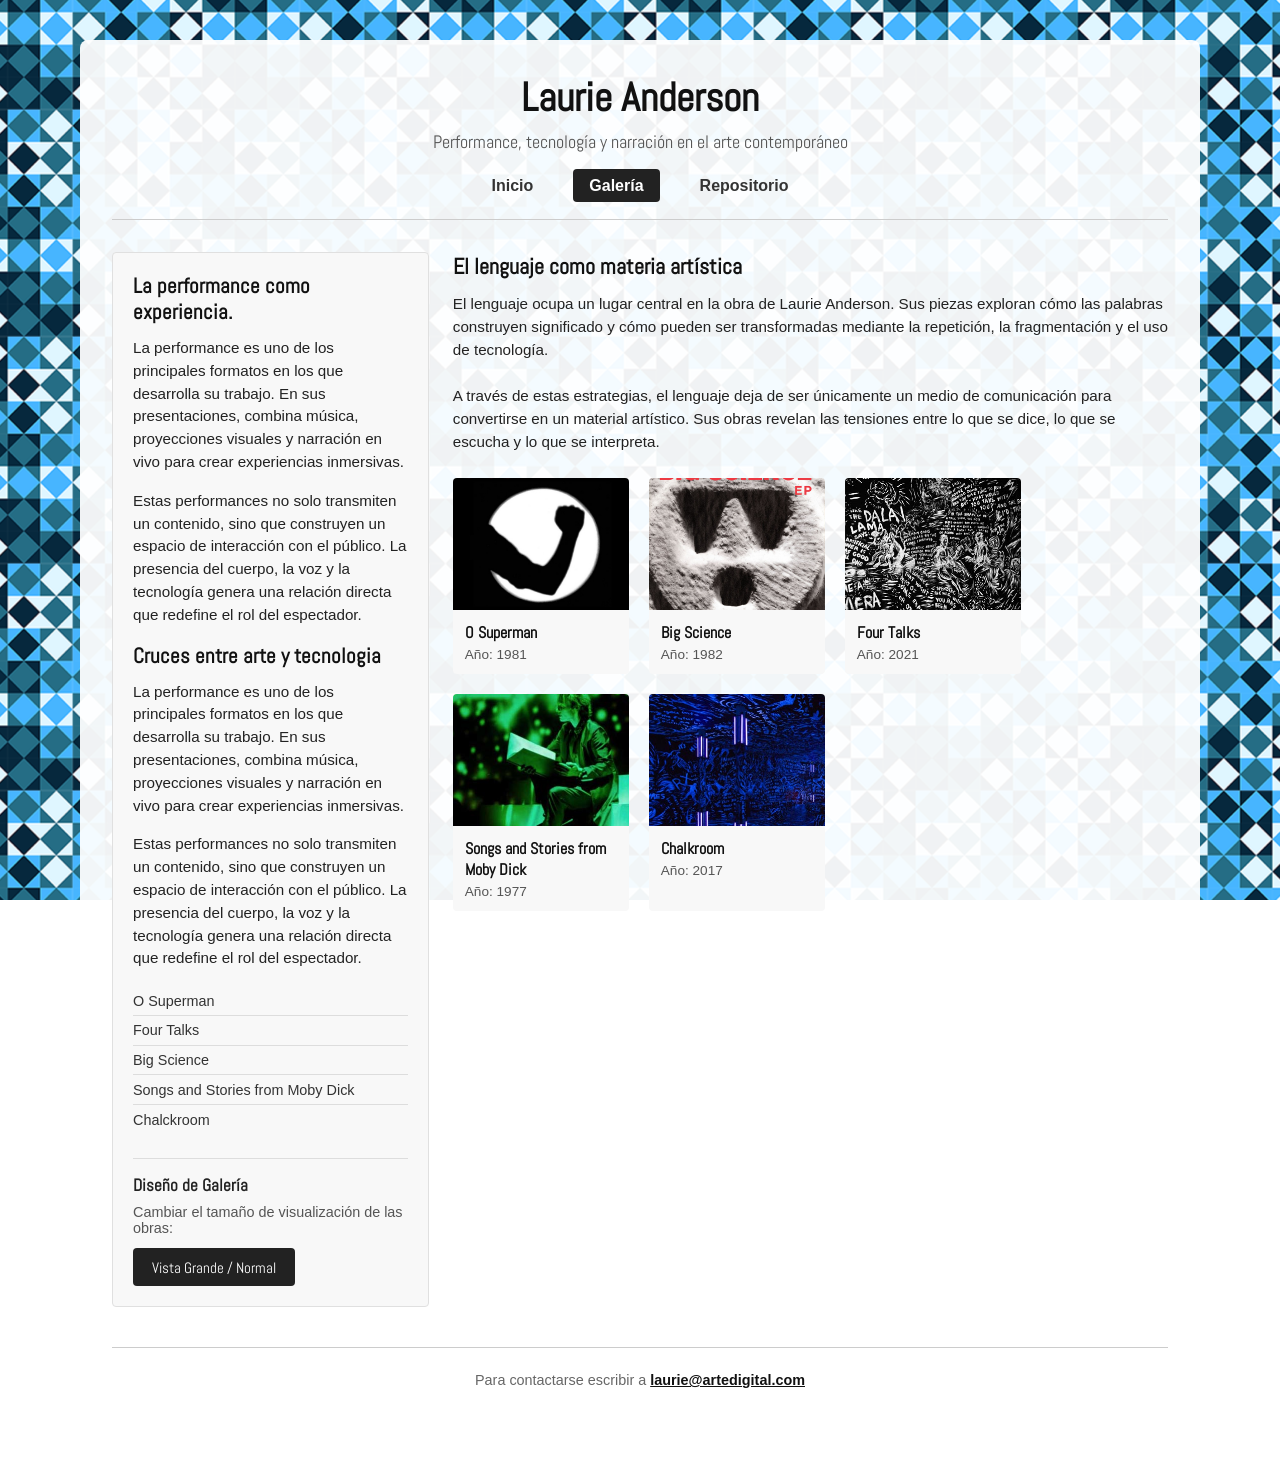
<file: HTML/pagdos.html>
<!DOCTYPE html>
<html lang="es">
<head>
  <meta charset="UTF-8">
  <meta name="viewport" content="width=device-width, initial-scale=1.0">
  <meta name="description" content="Galería de obras de Laurie Anderson: performance, música y arte multimedia.">
  <title>Laurie Anderson - Galería de Obras</title>

  <link rel="preconnect" href="https://fonts.googleapis.com">
<link rel="preconnect" href="https://fonts.gstatic.com" crossorigin>
<link href="https://fonts.googleapis.com/css2?family=Abel&display=swap" rel="stylesheet">

  <link rel="stylesheet" href="../CSS/rec.css">
</head>
<body>

 <main class="contenedor-principal">

    <header class="encabezado-sitio">
      <h1 class="titulo-google-font">Laurie Anderson</h1>
      <p class="subtitulo-destacado">Performance, tecnología y narración en el arte contemporáneo</p>

      <nav class="menu-navegacion" aria-label="Navegación principal">
        <ul>
          <li><a href="../index.html">Inicio</a></li>
          <li><a href="../HTML/pagdos.html" class="activo" aria-current="page">Galería</a></li>
          <li><a href="../HTML/pagtres.html">Repositorio</a></li>
        </ul>
      </nav>
    </header>

      <section class="layout-dos-columnas">

      <aside class="columna-lateral">
        <h2 class="titulo-google-font">La performance como experiencia.</h2>
        <p>La performance es uno de los principales formatos en los que desarrolla su trabajo. En sus presentaciones, combina música, proyecciones visuales y narración en vivo para crear experiencias inmersivas.</p>
        <p>Estas performances no solo transmiten un contenido, sino que construyen un espacio de interacción con el público. La presencia del cuerpo, la voz y la tecnología genera una relación directa que redefine el rol del espectador.</p>

        <h2 class="titulo-google-font">Cruces entre arte y tecnologia</h2>
        <p>La performance es uno de los principales formatos en los que desarrolla su trabajo. En sus presentaciones, combina música, proyecciones visuales y narración en vivo para crear experiencias inmersivas.</p>
        <p>Estas performances no solo transmiten un contenido, sino que construyen un espacio de interacción con el público. La presencia del cuerpo, la voz y la tecnología genera una relación directa que redefine el rol del espectador.</p>
        
        <ul>
          <li>O Superman</li>
          <li>Four Talks</li>
          <li>Big Science</li>
          <li>Songs and Stories from Moby Dick</li>
          <li>Chalckroom</li>
        </ul>

         <div class="panel-diseno">
          <h3 class="titulo-google-font">Diseño de Galería</h3>
          <p>Cambiar el tamaño de visualización de las obras:</p>
          <button
            id="btn-cambiar-diseno"
            class="btn-destacado"
            type="button"
            aria-pressed="false"
          >Vista Grande / Normal</button>
        </div>
      </aside>

      <article class="columna-principal">
        <h2 class="titulo-google-font">El lenguaje como materia artística</h2>
        <p>El lenguaje ocupa un lugar central en la obra de Laurie Anderson. Sus piezas exploran cómo las palabras construyen significado y cómo pueden ser transformadas mediante la repetición, la fragmentación y el uso de tecnología.</p>
        <p>A través de estas estrategias, el lenguaje deja de ser únicamente un medio de comunicación para convertirse en un material artístico. Sus obras revelan las tensiones entre lo que se dice, lo que se escucha y lo que se interpreta.</p>

        <div id="galeria-obras" class="grid-galeria" aria-live="polite"></div>
      </article>

    </section>

    <footer class="pie-pagina">
      <p>Para contactarse escribir a <a href="mailto:laurie@artedigital.com">laurie@artedigital.com</a></p>
    </footer>

  </main>

  <script src="../JS/pagdos.js"></script>
</body>
</html>
</file>
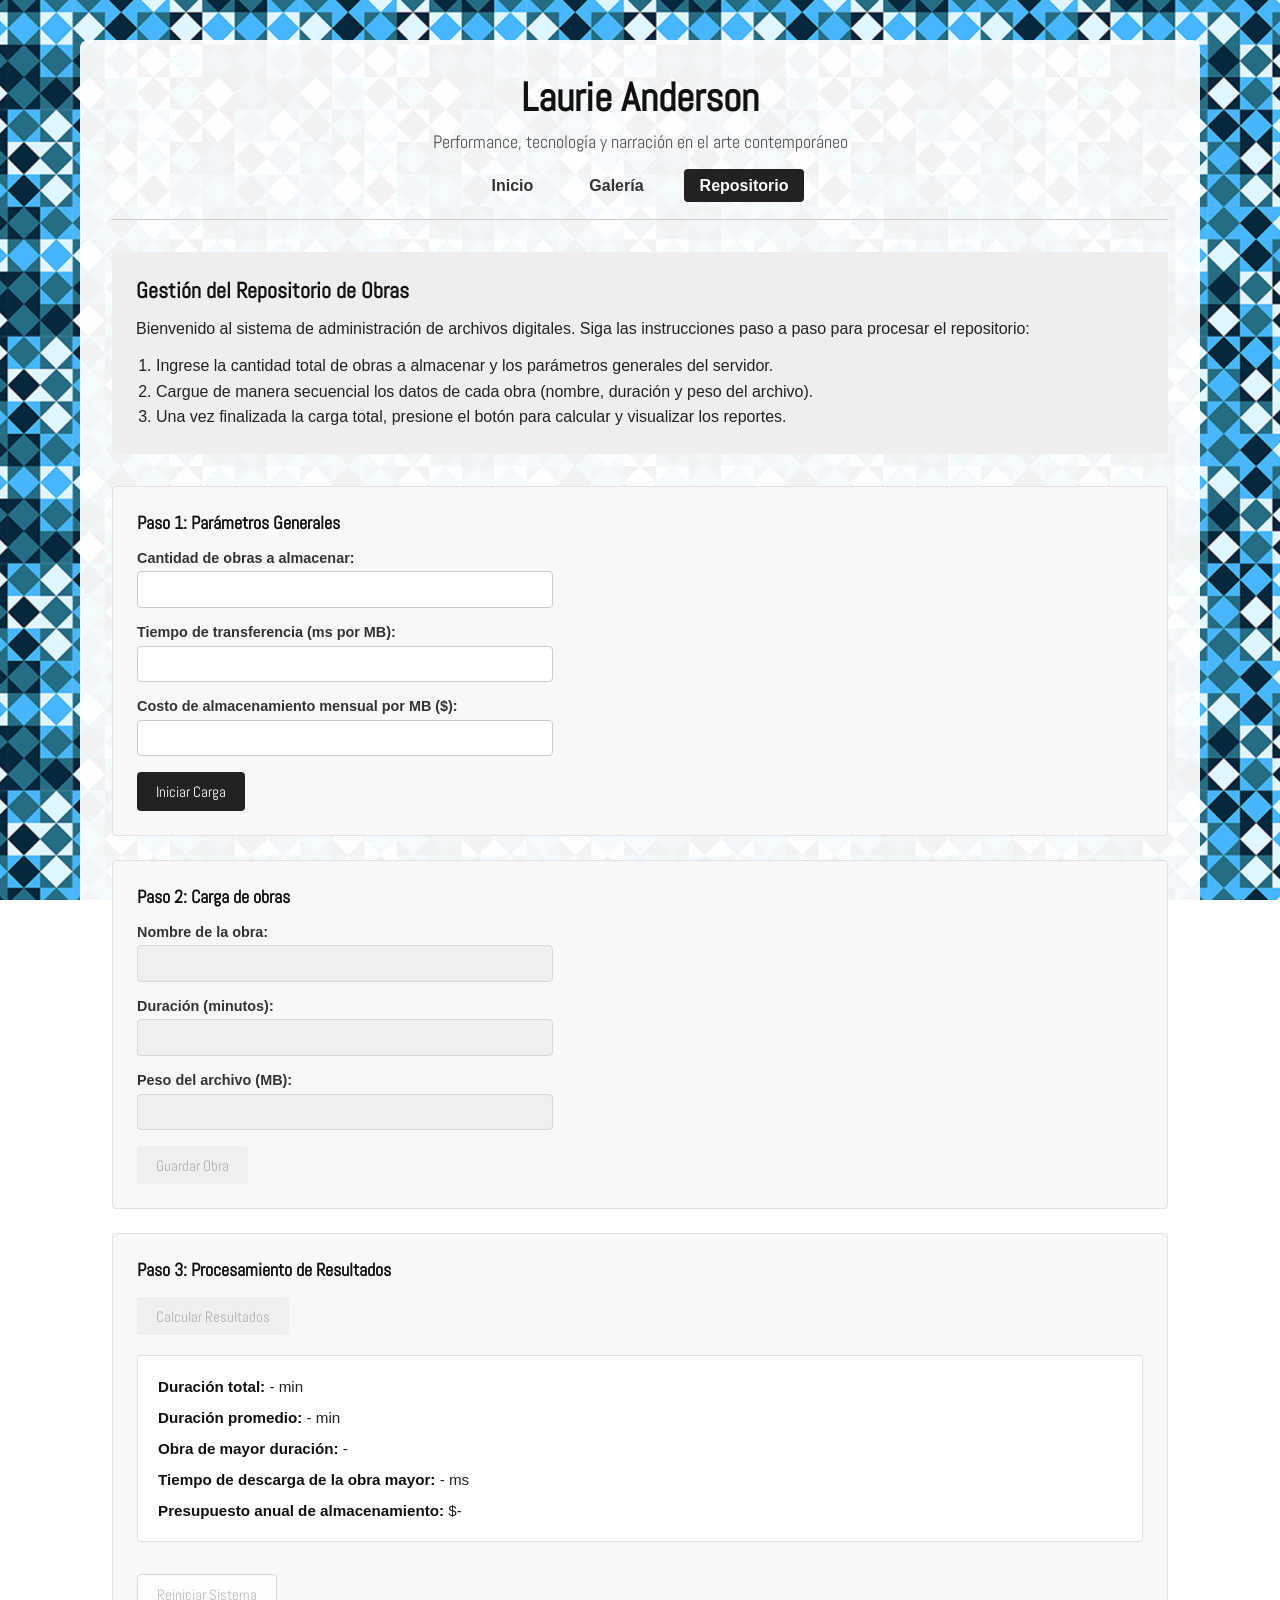
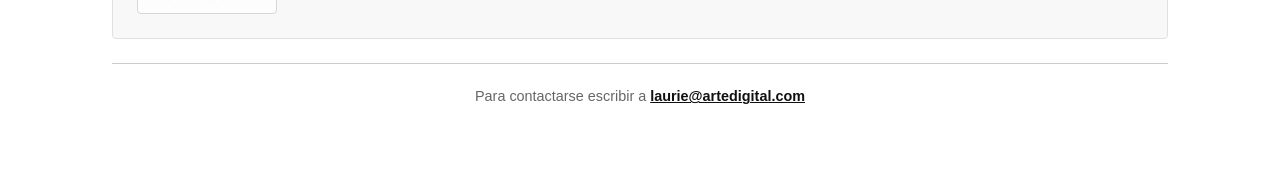
<file: HTML/pagtres.html>
<!DOCTYPE html>
<html lang="es">
<head>
  <meta charset="UTF-8">
  <meta name="viewport" content="width=device-width, initial-scale=1.0">
  <meta name="description" content="Repositorio digital: gestión y cálculo de almacenamiento de obras de Laurie Anderson.">
  <title>Laurie Anderson - Repositorio Digital</title>

<link rel="preconnect" href="https://fonts.googleapis.com">
<link rel="preconnect" href="https://fonts.gstatic.com" crossorigin>
<link href="https://fonts.googleapis.com/css2?family=Abel&display=swap" rel="stylesheet">

  <link rel="stylesheet" href="../CSS/rec.css">
</head>
<body>

<main class="contenedor-principal">

    <header class="encabezado-sitio">
      <h1 class="titulo-google-font">Laurie Anderson</h1>
      <p class="subtitulo-destacado">Performance, tecnología y narración en el arte contemporáneo</p>

      <nav class="menu-navegacion" aria-label="Navegación principal">
        <ul>
          <li><a href="../index.html">Inicio</a></li>
          <li><a href="../HTML/pagdos.html">Galería</a></li>
          <li><a href="../HTML/pagtres.html" class="activo" aria-current="page">Repositorio</a></li>
        </ul>
      </nav>
    </header>

    <section class="seccion-instrucciones">
      <h2 class="titulo-google-font">Gestión del Repositorio de Obras</h2>
      <p>Bienvenido al sistema de administración de archivos digitales. Siga las instrucciones paso a paso para procesar el repositorio:</p>
      <ol>
        <li>Ingrese la cantidad total de obras a almacenar y los parámetros generales del servidor.</li>
        <li>Cargue de manera secuencial los datos de cada obra (nombre, duración y peso del archivo).</li>
        <li>Una vez finalizada la carga total, presione el botón para calcular y visualizar los reportes.</li>
      </ol>
    </section>

     <section class="bloque-formulario">
      <h3 class="titulo-google-font">Paso 1: Parámetros Generales</h3>
      <form id="form-configuracion" novalidate>
        <fieldset id="fieldset-configuracion">
          <legend class="visualmente-oculto">Parámetros generales del servidor</legend>
          <div class="campo-form">
            <label for="cant-obras">Cantidad de obras a almacenar:</label>
            <input type="number" id="cant-obras" min="1" step="1" required>
          </div>
          <div class="campo-form">
            <label for="tiempo-transf">Tiempo de transferencia (ms por MB):</label>
            <input type="number" id="tiempo-transf" min="0.01" step="any" required>
          </div>
          <div class="campo-form">
            <label for="costo-mb">Costo de almacenamiento mensual por MB ($):</label>
            <input type="number" id="costo-mb" min="0.01" step="any" required>
          </div>
          <p id="error-configuracion" class="mensaje-error" role="alert" hidden></p>
          <button type="submit" id="btn-iniciar" class="btn-destacado">Iniciar Carga</button>
        </fieldset>
      </form>
    </section>

    <section class="bloque-formulario">
      <h3 class="titulo-google-font">
        <span id="num-obra-actual">Paso 2: Carga de obras</span><span id="num-obra-total"></span>
      </h3>
      <form id="form-obra" novalidate>
        <fieldset id="fieldset-obra" disabled>
          <legend class="visualmente-oculto">Datos de la obra a registrar</legend>
          <div class="campo-form">
            <label for="nombre-obra">Nombre de la obra:</label>
            <input type="text" id="nombre-obra" required>
          </div>
          <div class="campo-form">
            <label for="duracion-obra">Duración (minutos):</label>
            <input type="number" id="duracion-obra" min="0.1" step="any" required>
          </div>
          <div class="campo-form">
            <label for="peso-obra">Peso del archivo (MB):</label>
            <input type="number" id="peso-obra" min="0.1" step="any" required>
          </div>
          <p id="error-obra" class="mensaje-error" role="alert" hidden></p>
          <p id="exito-carga" class="mensaje-exito" role="status" hidden></p>
          <button type="submit" id="btn-guardar-obra" class="btn-destacado">Guardar Obra</button>
        </fieldset>
      </form>
    </section>

    <section class="bloque-formulario">
      <h3 class="titulo-google-font">Paso 3: Procesamiento de Resultados</h3>
      <button id="btn-calcular" class="btn-destacado" type="button" disabled>Calcular Resultados</button>

      <div id="contenedor-resultados" class="panel-resultados" aria-live="polite">
        <p><strong>Duración total:</strong> <span id="res-duracion-total">-</span> min</p>
        <p><strong>Duración promedio:</strong> <span id="res-duracion-promedio">-</span> min</p>
        <p><strong>Obra de mayor duración:</strong> <span id="res-mayor-obra">-</span></p>
        <p><strong>Tiempo de descarga de la obra mayor:</strong> <span id="res-tiempo-descarga">-</span> ms</p>
        <p><strong>Presupuesto anual de almacenamiento:</strong> $<span id="res-presupuesto-anual">-</span></p>
      </div>

      <button id="btn-reiniciar" class="btn-destacado btn-reset" type="button" disabled>Reiniciar Sistema</button>
    </section>

    <footer class="pie-pagina">
      <p>Para contactarse escribir a <a href="mailto:laurie@artedigital.com">laurie@artedigital.com</a></p>
    </footer>

  </main>

  <script src="../JS/pagtres.js"></script>
</body>
</html>
</file>
<file: CSS/rec.css>
* {
  box-sizing: border-box;
  margin: 0;
  padding: 0;
}

body {
  background-image: url('../Img/fondo.png');
  background-repeat: repeat;
  background-position: center;
  background-attachment: fixed;
  font-family: Arial, Helvetica, sans-serif; 
  color: var(--color-texto-oscuro);

  
  display: flex;
  justify-content: center;
  align-items: flex-start;
  min-height: 100vh;
  padding: 2.5rem 1rem; 
}

.titulo-google-font,
.subtitulo-destacado,
.btn-destacado {
  font-family: 'Abel', serif;
}

a:focus-visible,
button:focus-visible {
  outline: 0.15rem solid var(--color-acento);
  outline-offset: 0.15rem;
}

.contenedor-principal {
  max-width: 70rem;
  width: 100%;
  background-color: rgba(255, 255, 255, 0.94); 
  padding: 2rem;
  border-radius: 0.5rem;
}

@media (max-width: 48rem) {
  body {
    background-attachment: scroll;
  }
}

.encabezado-sitio {
  text-align: center;
  border-bottom: 0.0625rem solid var(--color-borde);
  padding-bottom: 1.5rem;
  margin-bottom: 2rem;
}

.encabezado-sitio h1 {
  font-size: 2.5rem;
  margin-bottom: 0.5rem;
  color: var(--color-titulo);
}

.subtitulo-destacado {
  font-size: 1.1rem;
  color: var(--color-texto-gris);
  margin-bottom: 1.5rem;
}

.menu-navegacion ul {
  display: flex;
  justify-content: center;
  flex-wrap: wrap;
  gap: 1.5rem;
  list-style: none;
}

.menu-navegacion a {
  text-decoration: none;
  color: var(--color-texto-medio);
  font-weight: bold;
  padding: 0.5rem 1rem;
  border-radius: 0.25rem;
}

.menu-navegacion a:hover,
.menu-navegacion a.activo {
  background-color: var(--color-acento);
  color: var(--color-blanco);
}

.cita-destacada {
  text-align: center;
  font-style: italic;
  margin-bottom: 2rem;
  font-size: 1.1rem;
  color: #444444;
}

.layout-tres-columnas {
  display: flex;
  gap: 1.5rem;
  margin-bottom: 2.5rem;
}

.columna-tarjeta {
  flex: 1; 
  background-color: var(--color-fondo-tarjeta);
  padding: 1.25rem;
  border-radius: 0.25rem;
  border: 0.0625rem solid var(--color-borde-tarjeta);
}

.columna-tarjeta h2 {
  font-size: 1.3rem;
  margin-bottom: 1rem;
  color: var(--color-titulo);
  border-bottom: 0.0625rem solid var(--color-borde-claro);
  padding-bottom: 0.5rem;
}

.columna-tarjeta p {
  font-size: 0.95rem;
  line-height: 1.5;
  margin-bottom: 0.8rem;
}

.seccion-dato-curioso {
  text-align: center;
  background-color: var(--color-fondo-dato);
  padding: 1.5rem;
  border-radius: 0.25rem;
  margin-bottom: 2rem;
}

.seccion-dato-curioso h2 {
  font-size: 1.4rem;
  margin-bottom: 1rem;
}

.contenedor-dato {
  min-height: 3rem;
  display: flex;
  align-items: center;
  justify-content: center;
  margin-bottom: 1rem;
}

#texto-dato-curioso {
  font-size: 1rem;
  line-height: 1.4;
  color: var(--color-texto-oscuro);
}

.btn-destacado {
  background-color: var(--color-acento);
  color: var(--color-blanco);
  border: none;
  padding: 0.6rem 1.2rem;
  font-size: 0.95rem;
  border-radius: 0.25rem;
  cursor: pointer;
}

.btn-destacado:hover {
  background-color: var(--color-acento-hover);
}

.pie-pagina {
  text-align: center;
  border-top: 0.0625rem solid var(--color-borde);
  padding-top: 1.5rem;
  font-size: 0.9rem;
  color: var(--color-texto-gris-claro);
}

.pie-pagina a {
  color: var(--color-titulo);
  font-weight: bold;
}

:root {
  --color-texto-oscuro: #222222;
  --color-titulo: #111111;
  --color-texto-medio: #333333;
  --color-texto-gris: #555555;
  --color-texto-gris-claro: #666666;
  --color-borde: #cccccc;
  --color-borde-claro: #dddddd;
  --color-borde-tarjeta: #e0e0e0;
  --color-fondo-tarjeta: #f8f8f8;
  --color-fondo-dato: #eeeeee;
  --color-acento: #222222;
  --color-acento-hover: #444444;
  --color-blanco: #ffffff;
  --color-error: #b3261e;
  --color-error-fondo: #fbeaea;
  --color-exito: #1e6b3e;
  --color-exito-fondo: #e9f5ee;
}

.layout-dos-columnas {
  display: flex;
  gap: 1.5rem;
  margin-bottom: 2.5rem;
  align-items: flex-start;
}

.columna-lateral {
  flex: 0 0 30%;
  background-color: var(--color-fondo-tarjeta);
  padding: 1.25rem;
  border-radius: 0.25rem;
  border: 0.0625rem solid var(--color-borde-tarjeta);
}

.columna-lateral h2 {
  font-size: 1.3rem;
  margin-bottom: 0.75rem;
  color: var(--color-titulo);
}

.columna-lateral > p {
  font-size: 0.95rem;
  line-height: 1.5;
  margin-bottom: 1rem;
}

.columna-lateral ul {
  list-style: none;
  margin-bottom: 1.5rem;
}

.columna-lateral li {
  font-size: 0.9rem;
  padding: 0.4rem 0;
  border-bottom: 0.0625rem solid var(--color-borde-claro);
  color: var(--color-texto-medio);
}

.columna-lateral li:last-child {
  border-bottom: none;
}

.panel-diseno {
  border-top: 0.0625rem solid var(--color-borde-claro);
  padding-top: 1rem;
}

.panel-diseno h3 {
  font-size: 1.05rem;
  margin-bottom: 0.5rem;
}

.panel-diseno p {
  font-size: 0.9rem;
  color: var(--color-texto-gris);
  margin-bottom: 0.75rem;
}

.columna-principal {
  flex: 1;
  min-width: 0; 
}

.columna-principal h2 {
  font-size: 1.4rem;
  margin-bottom: 0.75rem;
  color: var(--color-titulo);
}

.columna-principal > p {
  font-size: 0.95rem;
  line-height: 1.5;
  margin-bottom: 1.5rem;
}

.grid-galeria {
  display: flex;
  flex-wrap: wrap;
  gap: 1.25rem;
}

.tarjeta-obra {
  flex: 0 1 11rem;  
  max-width: 11rem;  
  background-color: var(--color-fondo-tarjeta);
  border: 0.0625 solid var(--color-borde-tarjeta);
  border-radius: 0.25rem;
  overflow: hidden;
  transition: transform 0.2s ease, box-shadow 0.2s ease;
}

.tarjeta-obra:hover {
  transform: translateY(-0.2rem);
  box-shadow: 0 0.3rem 0.6rem rgba(0, 0, 0, 0.12);
}

.tarjeta-obra img {
  width: 100%;
  aspect-ratio: 4 / 3;
  object-fit: cover;
  display: block;
  background-color: var(--color-borde-claro); 
}

.tarjeta-obra h3 {
  font-size: 1rem;
  padding: 0.75rem 0.75rem 0.25rem;
  color: var(--color-titulo);
}

.tarjeta-obra p {
  font-size: 0.85rem;
  color: var(--color-texto-gris);
  padding: 0 0.75rem 0.75rem;
}

.grid-galeria.vista-ampliada {
  gap: 1.75rem;
}

.grid-galeria.vista-ampliada .tarjeta-obra {
  flex: 0 1 16rem;   
  max-width: 16rem;  
}

.grid-galeria.vista-ampliada .tarjeta-obra h3 {
  font-size: 1.15rem;
}

@media (max-width: 48rem) {
  body {
    padding: 1.5rem 0.75rem;
  }

  .contenedor-principal {
    padding: 1.25rem;
  }

  .encabezado-sitio h1 {
    font-size: 2rem;
  }

  .layout-tres-columnas {
    flex-direction: column;
  }

  .layout-dos-columnas {
    flex-direction: column;
  }

  .columna-lateral {
    flex: 1 1 auto;
    width: 100%;
  }

 .tarjeta-obra {
    flex: 0 1 9rem;
    max-width: 9rem;
  } 

  .menu-navegacion ul {
    gap: 0.75rem;
  }
}

.visualmente-oculto {
  position: absolute;
  width: 1px;
  height: 1px;
  padding: 0;
  margin: -1px;
  overflow: hidden;
  clip: rect(0, 0, 0, 0);
  white-space: nowrap;
  border: 0;
}

.seccion-instrucciones {
  background-color: var(--color-fondo-dato);
  padding: 1.5rem;
  border-radius: 0.25rem;
  margin-bottom: 2rem;
}

.seccion-instrucciones h2 {
  font-size: 1.4rem;
  margin-bottom: 0.75rem;
  color: var(--color-titulo);
}

.seccion-instrucciones p {
  margin-bottom: 0.75rem;
  line-height: 1.5;
}

.seccion-instrucciones ol {
  padding-left: 1.25rem;
  line-height: 1.6;
}

.bloque-formulario {
  background-color: var(--color-fondo-tarjeta);
  border: 0.0625rem solid var(--color-borde-tarjeta);
  border-radius: 0.25rem;
  padding: 1.5rem;
  margin-bottom: 1.5rem;
}

.bloque-formulario h3 {
  font-size: 1.15rem;
  margin-bottom: 1rem;
  color: var(--color-titulo);
}

.bloque-formulario fieldset {
  border: none;
  padding: 0;
  margin: 0;
}

.campo-form {
  display: flex;
  flex-direction: column;
  gap: 0.35rem;
  margin-bottom: 1rem;
  max-width: 26rem;
}

.campo-form label {
  font-size: 0.9rem;
  font-weight: bold;
  color: var(--color-texto-medio);
}

.campo-form input {
  font-family: inherit;
  font-size: 0.95rem;
  padding: 0.55rem 0.75rem;
  border: 0.0625rem solid var(--color-borde);
  border-radius: 0.25rem;
  background-color: var(--color-blanco);
  color: var(--color-texto-oscuro);
}

.campo-form input:focus-visible {
  outline: 0.15rem solid var(--color-acento);
  outline-offset: 0.1rem;
}

.campo-form input:disabled,
.btn-destacado:disabled {
  background-color: #ececec;
  color: #999999;
  cursor: not-allowed;
  opacity: 0.75;
}

.mensaje-error {
  background-color: var(--color-error-fondo);
  color: var(--color-error);
  border: 0.0625rem solid var(--color-error);
  border-radius: 0.25rem;
  padding: 0.6rem 0.9rem;
  font-size: 0.9rem;
  margin-bottom: 1rem;
}

.mensaje-exito {
  background-color: var(--color-exito-fondo);
  color: var(--color-exito);
  border: 0.0625rem solid var(--color-exito);
  border-radius: 0.25rem;
  padding: 0.6rem 0.9rem;
  font-size: 0.9rem;
  margin-bottom: 1rem;
}

.panel-resultados {
  background-color: var(--color-blanco);
  border: 0.0625rem solid var(--color-borde-tarjeta);
  border-radius: 0.25rem;
  padding: 1.25rem;
  margin: 1.25rem 0;
  display: grid;
  gap: 0.6rem;
}

.panel-resultados p {
  font-size: 0.95rem;
  line-height: 1.4;
}

.panel-resultados strong {
  color: var(--color-titulo);
}

.btn-reset {
  background-color: var(--color-blanco);
  color: var(--color-error);
  border: 0.0625rem solid var(--color-error);
  margin-top: 0.75rem;
}

.btn-reset:hover:not(:disabled) {
  background-color: var(--color-error-fondo);
}

.btn-reset:disabled {
  background-color: var(--color-blanco);
  border-color: var(--color-borde);
  color: #aaaaaa;
}

@media (max-width: 48rem) {
  .campo-form {
    max-width: 100%;
  }

  .bloque-formulario {
    padding: 1.25rem;
  }
}

@media (max-width: 30rem) {
  .encabezado-sitio h1 {
    font-size: 1.6rem;
  }

  .subtitulo-destacado {
    font-size: 1rem;
  }

  .menu-navegacion a {
    padding: 0.4rem 0.75rem;
    font-size: 0.9rem;
  }
}

.imagen-artista {
  text-align: center;
  margin: 2rem 0;
}

.imagen-artista img {
  max-width: 25rem;
  border-radius: 0.5rem;
  box-shadow: 0 0.25rem 0.6rem rgba(0, 0, 0, 0.2);
}
</file>
